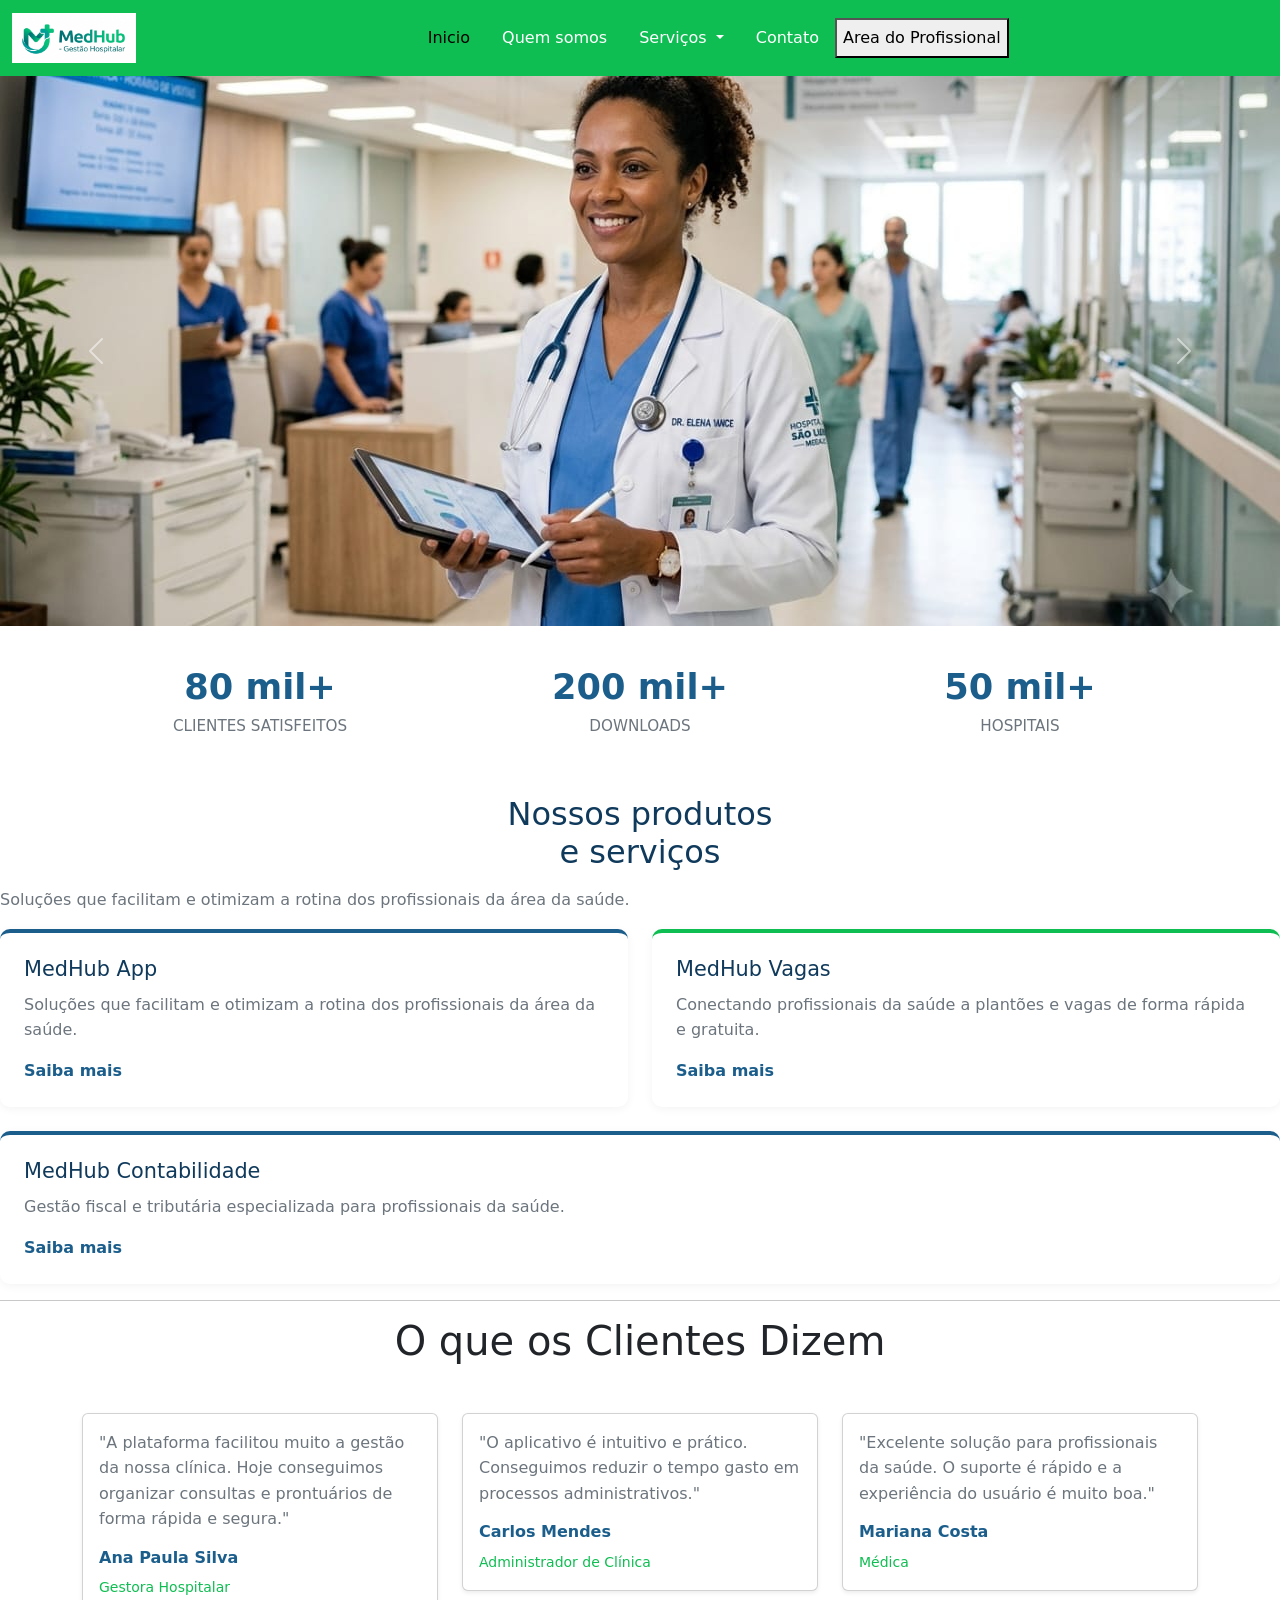
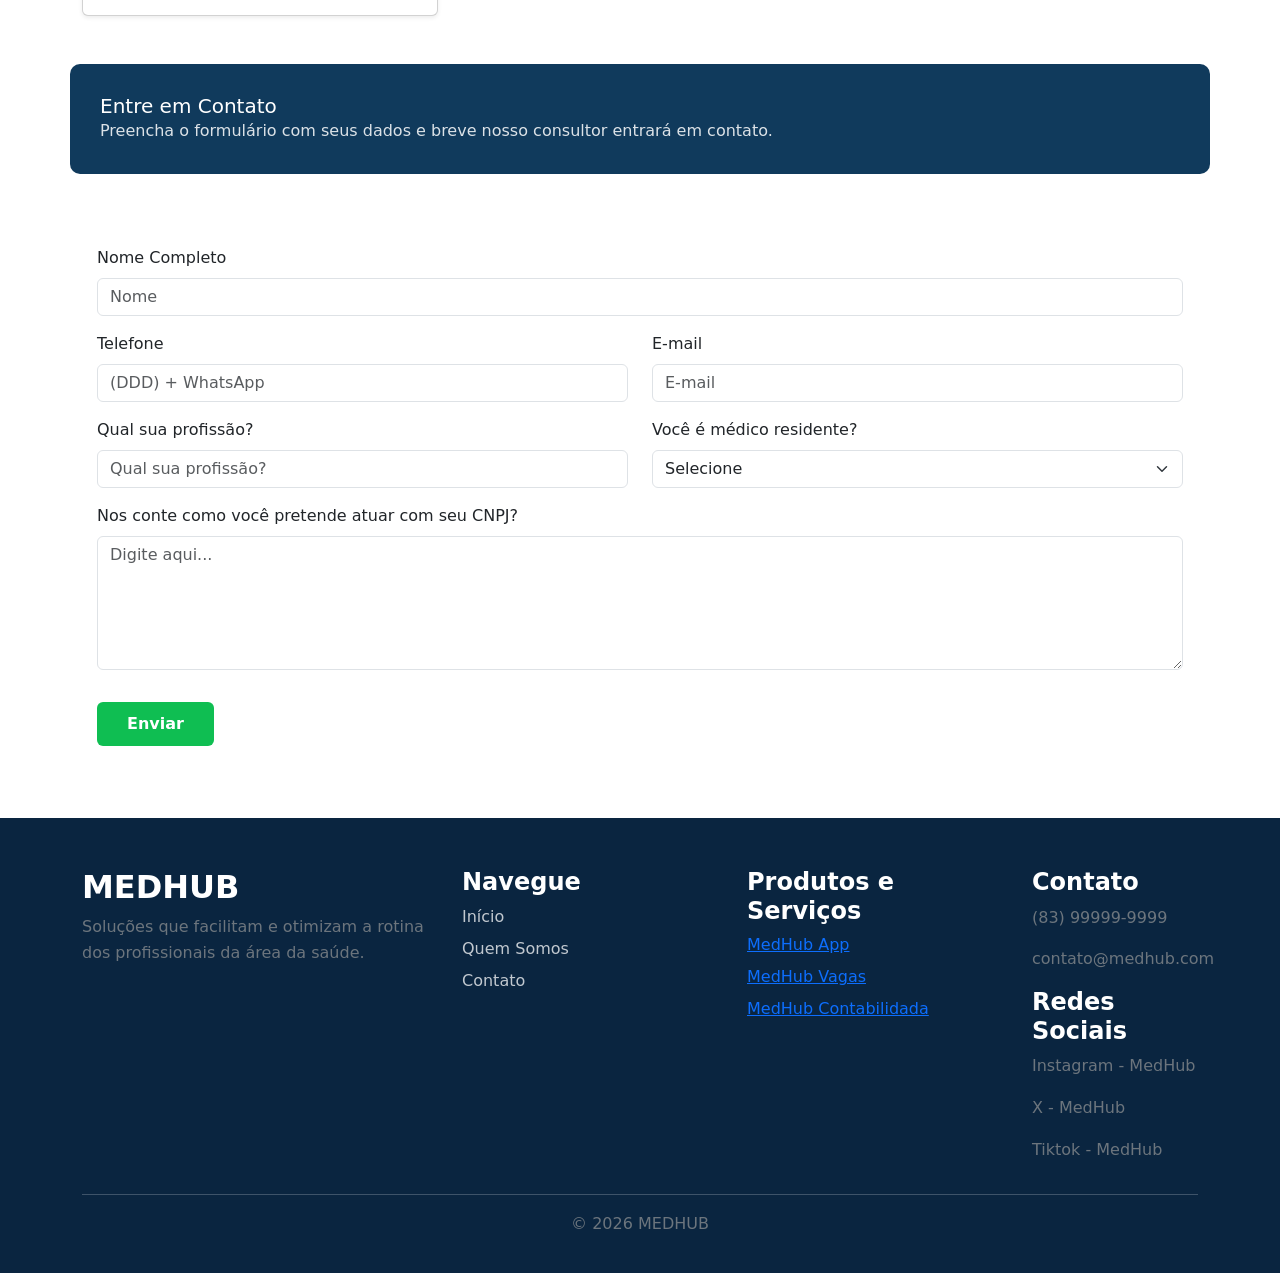
<file: projeto-webfront-segundaFase/index.html>
<!doctype html>
<html lang="pt-BR">
  <head>
    <meta charset="UTF-8" />
    <meta name="viewport" content="width=device-width, initial-scale=1.0" />
    <link rel="stylesheet" href="style.css" />
    <link
      href="https://cdn.jsdelivr.net/npm/bootstrap@5.3.8/dist/css/bootstrap.min.css"
      rel="stylesheet"
      integrity="sha384-sRIl4kxILFvY47J16cr9ZwB07vP4J8+LH7qKQnuqkuIAvNWLzeN8tE5YBujZqJLB"
      crossorigin="anonymous"
    />
    <title>Home</title>
  </head>
  <body>
    <!-- Inicio do Menu--><nav class="navbar navbar-expand-lg">
  <div class="container-fluid">
    <a class="navbar-brand"><img src="img/logotipo.png" alt=""></a>
    <button class="navbar-toggler" type="button" data-bs-toggle="collapse" data-bs-target="#navbarSupportedContent" aria-controls="navbarSupportedContent" aria-expanded="false" aria-label="Toggle navigation">
      <span class="navbar-toggler-icon"></span>
    </button>
    <div class="collapse navbar-collapse" id="navbarSupportedContent">
      <ul class="navbar-nav mx-auto mb-2 mb-lg-0">
        <li class="nav-item">
          <a class="nav-link active" aria-current="page" href="index.html">Inicio</a>
        </li>
        <li class="nav-item">
          <a class="nav-link" href="somos.html">Quem somos</a>
        </li>
        <li class="nav-item dropdown">
          <a class="nav-link dropdown-toggle" href="#" role="button" data-bs-toggle="dropdown" aria-expanded="false">
            Serviços
          </a>
          <ul class="dropdown-menu">
            <li><a class="dropdown-item" href="servicos.html">Med Hub - App</a></li>
            <li><a class="dropdown-item" href="servicos.html">Med Hub - Vagas</a></li>
            <li><a class="dropdown-item" href="servicos.html">Med Hub - Contabilidade</a></li>
          </ul>
        </li>
        <li class="nav-item">
          <a class="nav-link" aria-disabled="true" href="contato.html">Contato</a>
        </li>

         <button type="submit" class="profi-button">Area do Profissional</button>
</form>
      </ul>
    
    </div>
  </div>
</nav>
    
    <!--Final do Menu-->

    <!--Inicio do Carrossel-->
    <div
      id="carouselExampleAutoplaying"
      class="carousel slide"
      data-bs-ride="carousel"
    >
      <div class="carousel-inner">
        <div class="carousel-item active">
          <img
            src="img/medico-carrosel1.jpeg"
            class="d-block w-100"
            alt="Médico"
          />
        </div>

        <div class="carousel-item">
          <img
            src="img/medico-carrosel2.png"
            class="d-block w-100"
            alt="Hospital"
          />
        </div>

        <div class="carousel-item">
          <img
            src="img/medico-carrosel3.png"
            class="d-block w-100"
            alt="Consulta"
          />
        </div>
      </div>

      <button
        class="carousel-control-prev"
        type="button"
        data-bs-target="#carouselExampleAutoplaying"
        data-bs-slide="prev"
      >
        <span class="carousel-control-prev-icon" aria-hidden="true"></span>
        <span class="visually-hidden">Anterior</span>
      </button>

      <button
        class="carousel-control-next"
        type="button"
        data-bs-target="#carouselExampleAutoplaying"
        data-bs-slide="next"
      >
        <span class="carousel-control-next-icon" aria-hidden="true"></span>
        <span class="visually-hidden">Próximo</span>
      </button>
    </div>
    <!--Fim do Carrossel-->

    <!--Inicio do Grid-->
    <div class="container">
      <div class="row">
        <div class="col stat-card">
          <h2>80 mil+</h2>
          <p>Clientes Satisfeitos</p>
        </div>

        <div class="col stat-card">
          <h2>200 mil+</h2>
          <p>Downloads</p>
        </div>

        <div class="col stat-card">
          <h2>50 mil+</h2>
          <p>Hospitais</p>
        </div>
      </div>
    </div>
    <!--Fim do Grid-->

    <!--Inicio do card de serviços-->
    <div class="secao-servicos">

    <!-- Lado Esquerdo -->
    <div class="card-info">
        <h1>Nossos produtos<br>e serviços</h1>

        <p>
            Soluções que facilitam e otimizam a rotina dos
            profissionais da área da saúde.
        </p>
    </div>

    <!-- Lado Direito -->
    <div class="cards-servicos">

        <div class="row g-4">

            <div class="col-md-6">
                <div class="service-card card-app">
                    <h2>MedHub App</h2>
                    <p>
                        Soluções que facilitam e otimizam a rotina dos
                        profissionais da área da saúde.
                    </p>
                    <a href="#" class="btn-service">Saiba mais</a>
                </div>
            </div>

            <div class="col-md-6">
                <div class="service-card card-vagas">
                    <h2>MedHub Vagas</h2>
                    <p>
                        Conectando profissionais da saúde a plantões
                        e vagas de forma rápida e gratuita.
                    </p>
                    <a href="#" class="btn-service">Saiba mais</a>
                </div>
            </div>

            <div class="col-12">
                <div class="service-card card-contabilidade">
                    <h2>MedHub Contabilidade</h2>
                    <p>
                        Gestão fiscal e tributária especializada para
                        profissionais da saúde.
                    </p>
                    <a href="#" class="btn-service">Saiba mais</a>
                </div>
            </div>

        </div>

    </div>

</div>
    <!--Fim do Card de Serviços-->
        
</div>
    <hr />
    <!--Inicio do Card com texto do clientes-->
<h1 style="text-align: center">O que os Clientes Dizem</h1>

<div class="container my-5">
  <div class="row">

    <div class="col-md-4">
      <div class="card shadow-sm">
        <div class="card-body">
          <p class="card-text">
            "A plataforma facilitou muito a gestão da nossa clínica. Hoje conseguimos organizar consultas e prontuários de forma rápida e segura."
          </p>
          <h6 class="card-title">Ana Paula Silva</h6>
          <small class="text-muted">Gestora Hospitalar</small>
        </div>
      </div>
    </div>

    <div class="col-md-4">
      <div class="card shadow-sm">
        <div class="card-body">
          <p class="card-text">
            "O aplicativo é intuitivo e prático. Conseguimos reduzir o tempo gasto em processos administrativos."
          </p>
          <h6 class="card-title">Carlos Mendes</h6>
          <small class="text-muted">Administrador de Clínica</small>
        </div>
      </div>
    </div>

    <div class="col-md-4">
      <div class="card shadow-sm">
        <div class="card-body">
          <p class="card-text">
            "Excelente solução para profissionais da saúde. O suporte é rápido e a experiência do usuário é muito boa."
          </p>
          <h6 class="card-title">Mariana Costa</h6>
          <small class="text-muted">Médica</small>
        </div>
      </div>
    </div>

  </div>
</div>

  <!--Card de Entre em contato-->
  <div class="card-contato">
  <div class="card-body">
    <h5 class="card-title">Entre em Contato</h5>
    <p class="card-text">Preencha o formulário com seus dados e breve nosso consultor entrará em contato.</p>
  </div>
</div>

<!--Inicio do Formulario-->
<form>
  <div class="mb-3">
    <label for="nome" class="form-label">Nome Completo</label>
    <input type="text" class="form-control" id="nome" placeholder="Nome">
  </div>

  <div class="row mb-3">
    <div class="col-md-6">
      <label for="telefone" class="form-label">Telefone</label>
      <input type="tel" class="form-control" id="telefone" placeholder="(DDD) + WhatsApp">
    </div>

    <div class="col-md-6">
      <label for="email" class="form-label">E-mail</label>
      <input type="email" class="form-control" id="email" placeholder="E-mail">
    </div>
  </div>

  <div class="row mb-3">
    <div class="col-md-6">
      <label for="profissao" class="form-label">Qual sua profissão?</label>
      <input type="text" class="form-control" id="profissao" placeholder="Qual sua profissão?">
    </div>

    <div class="col-md-6">
      <label for="residente" class="form-label">Você é médico residente?</label>
      <select class="form-select" id="residente">
        <option selected disabled>Selecione</option>
        <option>Sim</option>
        <option>Não</option>
      </select>
    </div>
  </div>

  <div class="mb-3">
    <label for="cnpj" class="form-label">Nos conte como você pretende atuar com seu CNPJ?</label>
    <textarea class="form-control" id="cnpj" rows="5" placeholder="Digite aqui..."></textarea>
  </div>

   <a href="obrigado.html" class="btn btn-primary mt-3">Enviar</a>
</form>

<!--Fim do formulario-->

<footer class="footer">
    <div class="container">

        <div class="row">

            <!-- Logo e descrição -->
            <div class="col-md-4">
                <h2 class="logo-footer">MEDHUB</h2>

                <p>
                    Soluções que facilitam e otimizam a rotina
                    dos profissionais da área da saúde.
                </p>
            </div>

            <!-- Navegação -->
            <div class="col-md-3">
                <h4>Navegue</h4>

                <ul>
                    <li><a href="index.html">Início</a></li>
                    <li><a href="somos.html">Quem Somos</a></li>
                    <li><a href="contato.html">Contato</a></li>
                </ul>
            </div>

            <!-- Serviços -->
            <div class="col-md-3">
                <h4>Produtos e Serviços</h4>

                <ul>
                    <a href="servicos.html"><li>MedHub App</li></a>
                    <a href="servicos.html"><li>MedHub Vagas</li></a>
                    <a href="servicos.html"><li>MedHub Contabilidada</li></a>
                </ul>
            </div>

            <!-- Contato -->
            <div class="col-md-2">
                <h4>Contato</h4>

                <p>(83) 99999-9999</p>
                <p>contato@medhub.com</p>

                <h4>Redes Sociais</h4>
                <p>Instagram - MedHub</p>
                <p>X - MedHub</p>
                <p>Tiktok - MedHub</p>
            </div>

        </div>

        <hr>

        <div class="text-center">
            <p>© 2026 MEDHUB</p>
        </div>

    </div>
</footer>

    <script src="https://cdn.jsdelivr.net/npm/bootstrap@5.3.8/dist/js/bootstrap.bundle.min.js"></script>
  </body>
</html>
</file>
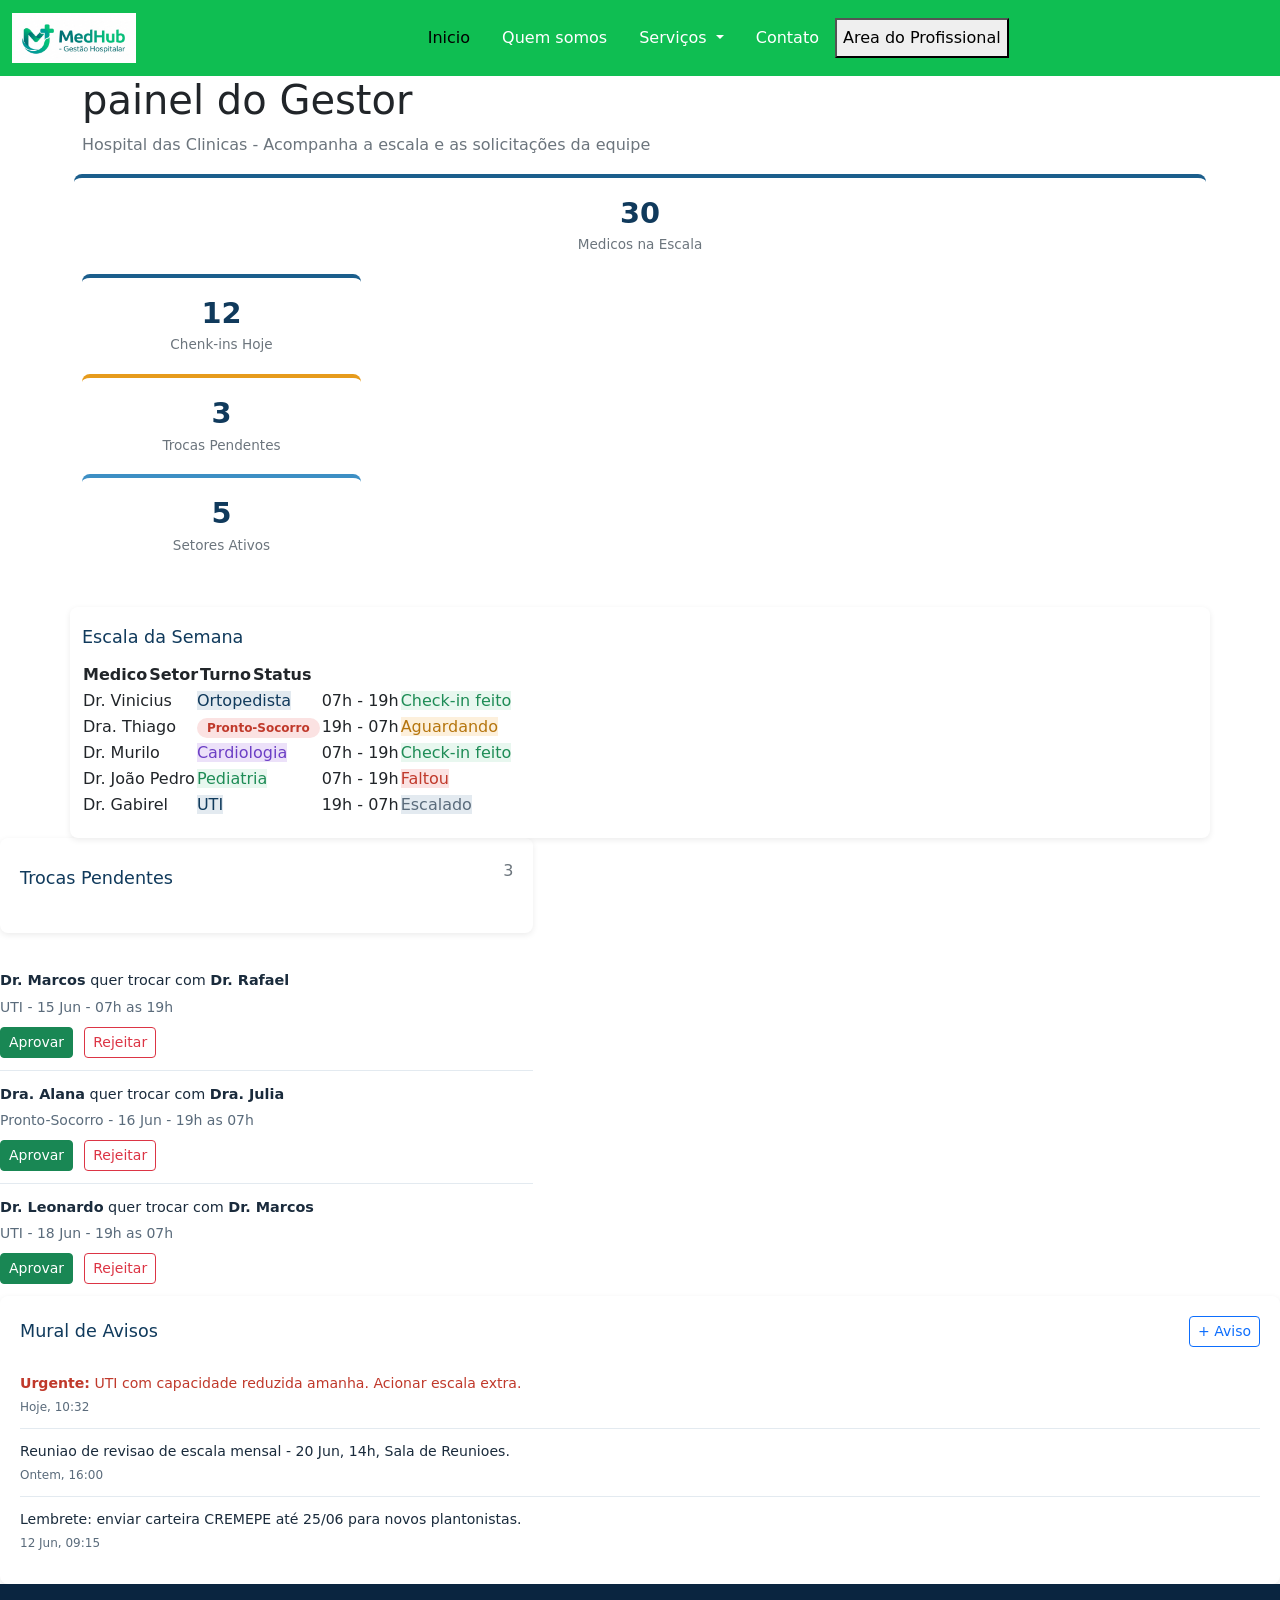
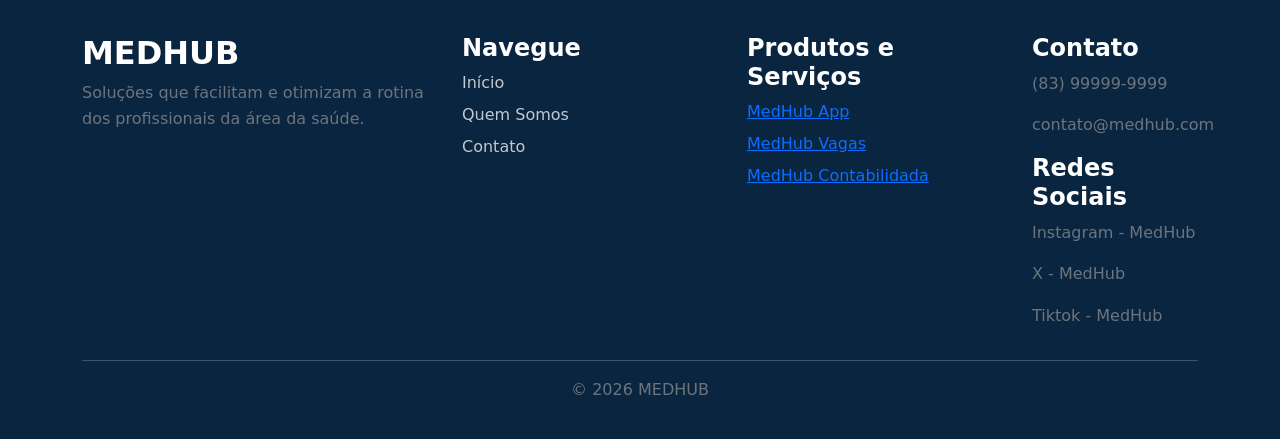
<file: projeto-webfront-segundaFase/area-profi.html>
<!doctype html>
<html lang="pt-BR">
  <head>
    <meta charset="UTF-8" />
    <meta name="viewport" content="width=device-width, initial-scale=1.0" />
    <link rel="stylesheet" href="style.css" />
    <link
      href="https://cdn.jsdelivr.net/npm/bootstrap@5.3.8/dist/css/bootstrap.min.css"
      rel="stylesheet"
      integrity="sha384-sRIl4kxILFvY47J16cr9ZwB07vP4J8+LH7qKQnuqkuIAvNWLzeN8tE5YBujZqJLB"
      crossorigin="anonymous"
    />
    <title>Home</title>
  </head>
  <body>
    <!-- Inicio do Menu-->
     <nav class="navbar navbar-expand-lg">
  <div class="container-fluid">
    <a class="navbar-brand"><img src="img/logotipo.png" alt=""></a>
    <button class="navbar-toggler" type="button" data-bs-toggle="collapse" data-bs-target="#navbarSupportedContent" aria-controls="navbarSupportedContent" aria-expanded="false" aria-label="Toggle navigation">
      <span class="navbar-toggler-icon"></span>
    </button>
    <div class="collapse navbar-collapse" id="navbarSupportedContent">
      <ul class="navbar-nav mx-auto mb-2 mb-lg-0">
        <li class="nav-item">
          <a class="nav-link active" aria-current="page" href="index.html">Inicio</a>
        </li>
        <li class="nav-item">
          <a class="nav-link" href="somos.html">Quem somos</a>
        </li>
        <li class="nav-item dropdown">
          <a class="nav-link dropdown-toggle" href="#" role="button" data-bs-toggle="dropdown" aria-expanded="false">
            Serviços
          </a>
          <ul class="dropdown-menu">
            <li><a class="dropdown-item" href="servicos.html">Med Hub - App</a></li>
            <li><a class="dropdown-item" href="servicos.html">Med Hub - Vagas</a></li>
            <li><a class="dropdown-item" href="servicos.html">Med Hub - Contabilidade</a></li>
          </ul>
        </li>
        <li class="nav-item">
          <a class="nav-link" aria-disabled="true" href="contato.html">Contato</a>
        </li>

         <button type="submit" class="profi-button">Area do Profissional</button>
</form>
      </ul>
      </div>
  </div>
</nav>

<div>
    <div class = "container">
        <h1>painel do Gestor</h1>
        <p>Hospital das Clinicas - Acompanha a escala e as solicitações da equipe</p>
    </div>
</div>

<!--Inicio dos indicadores-->

<div class="container">
    <div class="row g-3 indicadores">
        <div class="indicador-card borda azul">
            <h2>30</h2>
            <p>Medicos na Escala</p>
        </div>
    </div>



    <div class="col-6 col-md-3">
        <div class="indicador-card borda-verde">
            <h2>12</h2>
            <p>Chenk-ins Hoje</p>
        </div>
    </div>


<div class="col-6 col-md-3">
    <div class="indicador-card borda-laranja">
        <h2>3</h2>
        <p>Trocas Pendentes</p>
    </div>
</div>

<div class="col-6 col-md-3">
    <div class="indicador-card borda-azul-claro">
        <h2>5</h2>
        <p>Setores Ativos</p>
    </div> 

</div>
</div>
<!--Fim dos Indicadores -->

<!--Inicio da escala da semana e coluna lateral-->
<div class="container">
    <div class ="row g-4 mt-2">
        <div class="painel">
            <div class = "painel-cabecalho">
                <h3>Escala da Semana</h3>
            </div>

            <table class="tabela-escala">
                <tr>
                    <th>Medico</th>
                    <th>Setor</th>
                    <th>Turno</th>
                    <th>Status</th>
                </tr>
            </table>

            <table>
                 <td>Dr. Vinicius</td>
                  <td><span class=" tag-uti">Ortopedista</span></td>
                  <td>07h - 19h</td>
                  <td><span class=" status-verde">Check-in feito</span></td>
                </tr>
                <tr>
                  <td>Dra. Thiago</td>
                  <td><span class="tag tag-ps">Pronto-Socorro</span></td>
                  <td>19h - 07h</td>
                  <td><span class=" status-laranja">Aguardando</span></td>
                </tr>
                <tr>
                  <td>Dr. Murilo</td>
                  <td><span class="tag-card">Cardiologia</span></td>
                  <td>07h - 19h</td>
                  <td><span class="status-verde">Check-in feito</span></td>
                </tr>
                <tr>
                  <td>Dr. João Pedro</td>
                  <td><span class="tag-ped">Pediatria</span></td>
                  <td>07h - 19h</td>
                  <td><span class=" status-vermelho">Faltou</span></td>
                </tr>
                <tr>
                  <td>Dr. Gabirel</td>
                  <td><span class="tag-uti">UTI</span></td>
                  <td>19h - 07h</td>
                  <td><span class="status-cinza">Escalado</span></td>
            </table>
        </div>
    </div>
</div>

<div class="col-lg-5">

    <!--Trocas pendentes-->
    <div class="painel mb-4">
        <div class="painel-cabecalho">
            <h3>Trocas Pendentes</h3>
            <p>3</p>
        </div>
    </div>

     <div class="troca">
              <p><strong>Dr. Marcos</strong> quer trocar com <strong>Dr. Rafael</strong></p>
              <small>UTI - 15 Jun - 07h as 19h</small>
              <div class="troca-botoes">
                <button class="btn btn-sm btn-success">Aprovar</button>
                <button class="btn btn-sm btn-outline-danger">Rejeitar</button>
              </div>
            </div>
 
            <div class="troca">
              <p><strong>Dra. Alana</strong> quer trocar com <strong>Dra. Julia</strong></p>
              <small>Pronto-Socorro - 16 Jun - 19h as 07h</small>
              <div class="troca-botoes">
                <button class="btn btn-sm btn-success">Aprovar</button>
                <button class="btn btn-sm btn-outline-danger">Rejeitar</button>
              </div>
            </div>
 
            <div class="troca">
              <p><strong>Dr. Leonardo</strong> quer trocar com <strong>Dr. Marcos</strong></p>
              <small>UTI - 18 Jun - 19h as 07h</small>
              <div class="troca-botoes">
                <button class="btn btn-sm btn-success">Aprovar</button>
                <button class="btn btn-sm btn-outline-danger">Rejeitar</button>
              </div>
            </div>
          </div>

            <div class="painel">
            <div class="painel-cabecalho">
              <h3>Mural de Avisos</h3>
              <a href="#" class="btn btn-sm btn-outline-primary">+ Aviso</a>
            </div>
 
            <div class="aviso aviso-urgente">
              <strong>Urgente:</strong> UTI com capacidade reduzida amanha. Acionar escala extra.
              <div class="aviso-data">Hoje, 10:32</div>
            </div>
 
            <div class="aviso">
              Reuniao de revisao de escala mensal - 20 Jun, 14h, Sala de Reunioes.
              <div class="aviso-data">Ontem, 16:00</div>
            </div>
 
            <div class="aviso">
              Lembrete: enviar carteira CREMEPE até 25/06 para novos plantonistas.
              <div class="aviso-data">12 Jun, 09:15</div>
            </div>
          </div>
 
        </div>
      </div>
    </div>

    <footer class="footer">
    <div class="container">

        <div class="row">

            <!-- Logo e descrição -->
            <div class="col-md-4">
                <h2 class="logo-footer">MEDHUB</h2>

                <p>
                    Soluções que facilitam e otimizam a rotina
                    dos profissionais da área da saúde.
                </p>
            </div>

            <!-- Navegação -->
            <div class="col-md-3">
                <h4>Navegue</h4>

                <ul>
                    <li><a href="index.html">Início</a></li>
                    <li><a href="somos.html">Quem Somos</a></li>
                    <li><a href="contato.html">Contato</a></li>
                </ul>
            </div>

            <!-- Serviços -->
            <div class="col-md-3">
                <h4>Produtos e Serviços</h4>

                <ul>
                    <a href="servicos.html"><li>MedHub App</li></a>
                    <a href="servicos.html"><li>MedHub Vagas</li></a>
                    <a href="servicos.html"><li>MedHub Contabilidada</li></a>
                </ul>
            </div>

            <!-- Contato -->
            <div class="col-md-2">
                <h4>Contato</h4>

                <p>(83) 99999-9999</p>
                <p>contato@medhub.com</p>

                <h4>Redes Sociais</h4>
                <p>Instagram - MedHub</p>
                <p>X - MedHub</p>
                <p>Tiktok - MedHub</p>
            </div>

        </div>

        <hr>

        <div class="text-center">
            <p>© 2026 MEDHUB</p>
        </div>

    </div>
</footer>

    <script src="https://cdn.jsdelivr.net/npm/bootstrap@5.3.8/dist/js/bootstrap.bundle.min.js"></script>
  </body>
</html>


</div>
    
</body>
</html>
</file>
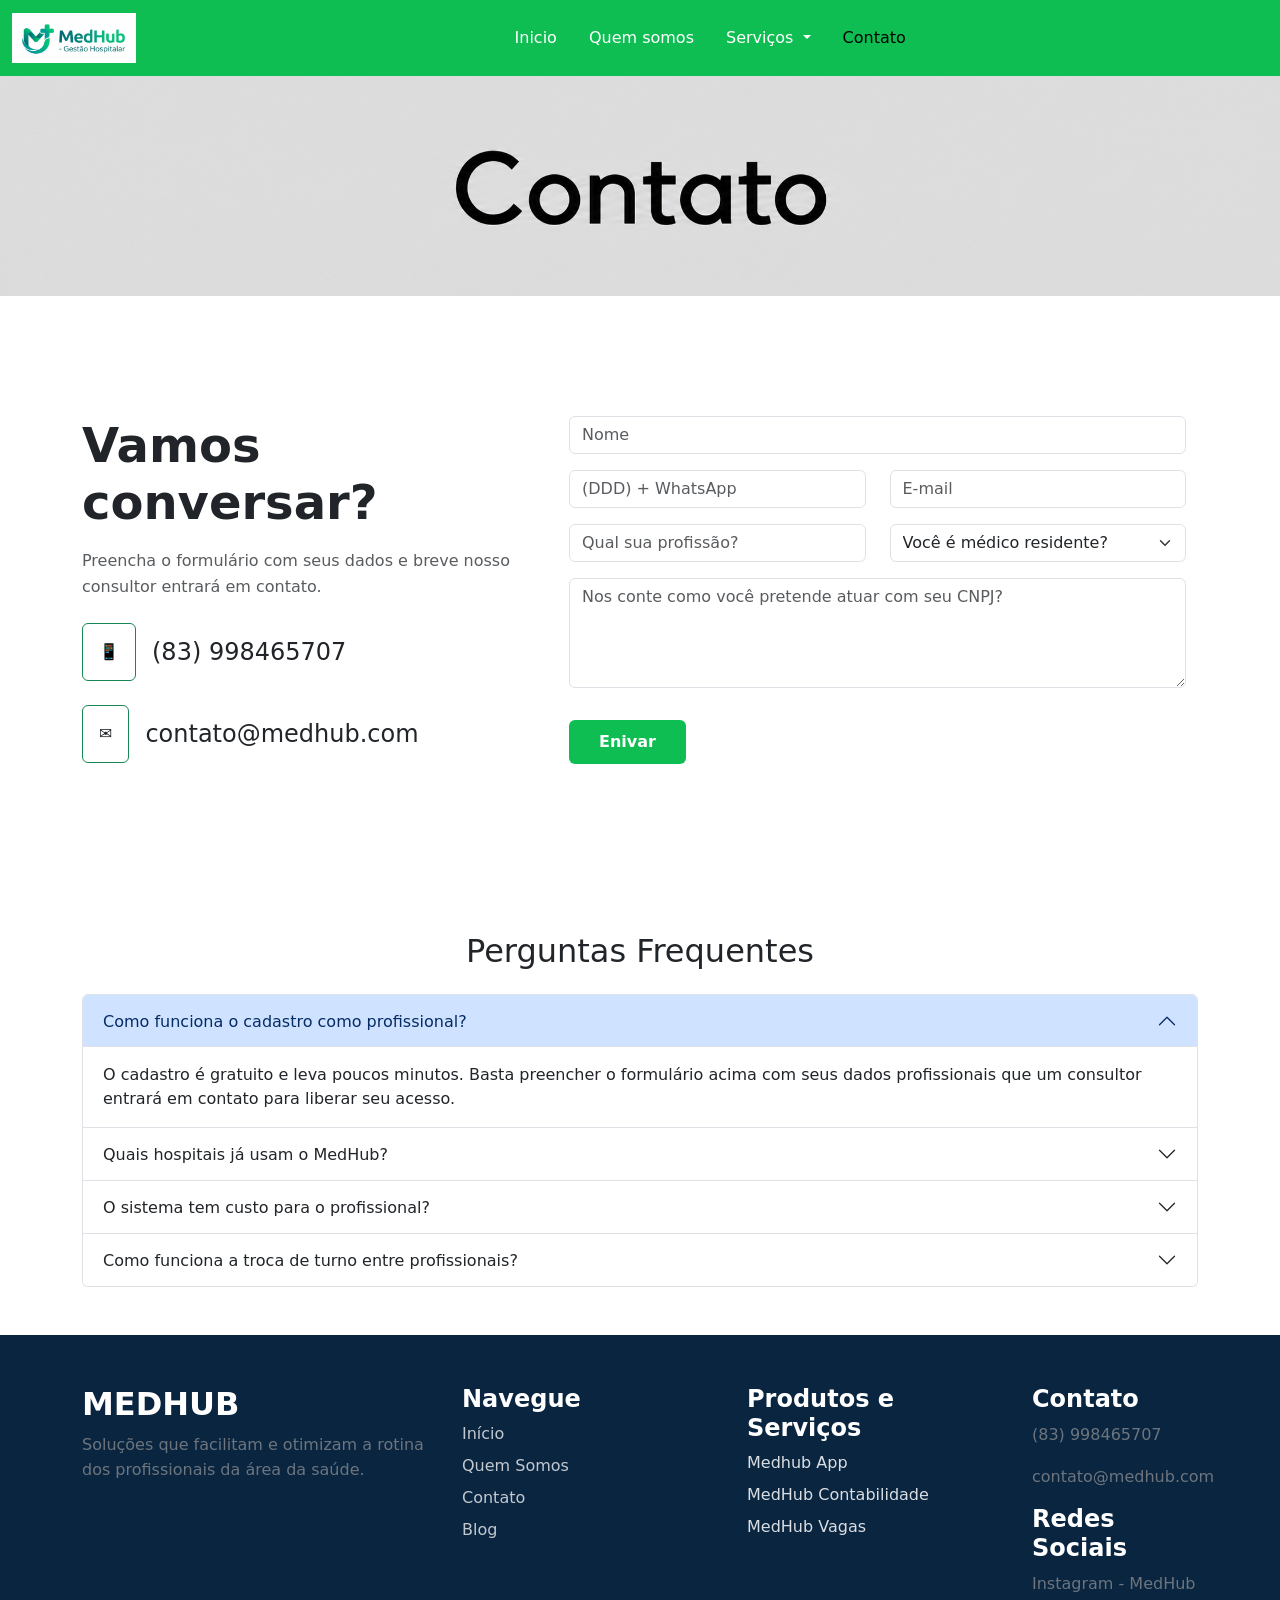
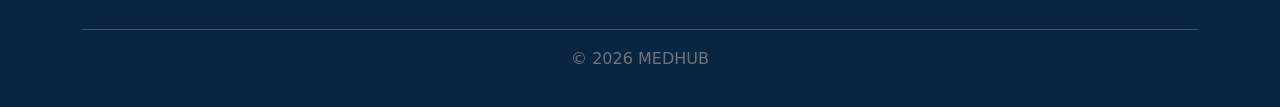
<file: projeto-webfront-segundaFase/contato.html>
<!doctype html>
<html lang="pt-BR">
  <head>
    <meta charset="UTF-8" />
    <meta name="viewport" content="width=device-width, initial-scale=1.0" />
    <link rel="stylesheet" href="style.css" />
    <link
      href="https://cdn.jsdelivr.net/npm/bootstrap@5.3.8/dist/css/bootstrap.min.css"
      rel="stylesheet"
      integrity="sha384-sRIl4kxILFvY47J16cr9ZwB07vP4J8+LH7qKQnuqkuIAvNWLzeN8tE5YBujZqJLB"
      crossorigin="anonymous"
    />
    <title>Contato - MedHub</title>
  </head>
  <body>

    <!-- Inicio do Menu -->
    <nav class="navbar navbar-expand-lg">
      <div class="container-fluid">
        <a class="navbar-brand"><img src="img/logotipo.png" alt=""></a>
        <button class="navbar-toggler" type="button" data-bs-toggle="collapse" data-bs-target="#navbarSupportedContent" aria-controls="navbarSupportedContent" aria-expanded="false" aria-label="Toggle navigation">
          <span class="navbar-toggler-icon"></span>
        </button>
        <div class="collapse navbar-collapse" id="navbarSupportedContent">
          <ul class="navbar-nav mx-auto mb-2 mb-lg-0">
            <li class="nav-item">
              <a class="nav-link" href="index.html">Inicio</a>
            </li>
            <li class="nav-item">
              <a class="nav-link" aria-current="page" href="somos.html">Quem somos</a>
            </li>
            <li class="nav-item dropdown">
              <a class="nav-link dropdown-toggle" href="#" role="button" data-bs-toggle="dropdown" aria-expanded="false">
                Serviços
              </a>
              <ul class="dropdown-menu">
                <li><a class="dropdown-item" href="#">Med Hub - App</a></li>
                <li><a class="dropdown-item" href="#">Med Hub - Vagas</a></li>
                <li><hr class="dropdown-divider"></li>
                <li><a class="dropdown-item" href="#">Med Hub - Contabilidade</a></li>
              </ul>
            </li>
            <li class="nav-item">
              <a class="nav-link active" aria-disabled="true" href="contato.html">Contato</a>
            </li>
          </ul>
        </div>
      </div>
    </nav>
    <!-- Final do Menu -->

    <!-- Frase Contato -->


<img src="img/contato.png"
     class="img-fluid w-100"
     style="height:220px; object-fit:cover;">

<!-- Final da frase Contato -->


<!-- Inicio formulario -->

<section class="container py-5">
    <div class="row align-items-center">

        <!-- Lado esquerdo (frase e bordas com emoji) -->
        <div class="col-lg-5 mb-5 mb-lg-0">

            <h1 class="fw-bold display-5">Vamos conversar?</h1>

            <p class="text-muted mt-3">
                Preencha o formulário com seus dados e breve nosso consultor entrará em contato.
            </p>
                <!-- borda -->
            <div class="d-flex align-items-center mt-4">
                <div class="border border-success rounded p-3 me-3">
                    📱
                </div>
                 
                <h4 class="mb-0">(83) 998465707</h4>
            </div>
                <!-- borda -->
            <div class="d-flex align-items-center mt-4">
                <div class="border border-success rounded p-3 me-3">
                    ✉️
                </div>
                <!-- frase naa mesma linha do emoji -->
                <h4 class="mb-0">contato@medhub.com</h4>
            </div>

        </div>

        <!-- Lado direito  (formulario) -->
        <div class="col-lg-7">

            <form>

                <input type="text" class="form-control mb-3" placeholder="Nome">

                <div class="row">
                    <div class="col-md-6 mb-3">
                        <input type="text" class="form-control" placeholder="(DDD) + WhatsApp">
                    </div>

                    <div class="col-md-6 mb-3">
                        <input type="email" class="form-control" placeholder="E-mail">
                    </div>
                </div>

                <div class="row">
                    <div class="col-md-6 mb-3">
                        <input type="text" class="form-control" placeholder="Qual sua profissão?">
                    </div>

                    <div class="col-md-6 mb-3">
                        <select class="form-select">
                            <option>Você é médico residente?</option>
                            <option>Sim</option>
                            <option>Não</option>
                        </select>
                    </div>
                </div>

                <textarea class="form-control mb-3" rows="4"
                    placeholder="Nos conte como você pretende atuar com seu CNPJ?"></textarea>

                 <a href="obrigado.html" class="btn btn-primary mt-3">Enivar</a>

            </form>

        </div>

    </div>
</section>

<!-- Fim formulario -->

<!--Inicio FAQ-->
 
<section class="container py-5">
 
    <h2 class="text-center mb-4">Perguntas Frequentes</h2>
 
    <div class="accordion" id="accordionFaq">
 
        <div class="accordion-item">
            <h3 class="accordion-header">
                <button class="accordion-button" type="button" data-bs-toggle="collapse" data-bs-target="#faq1">
                    Como funciona o cadastro como profissional?
                </button>
            </h3>
            <div id="faq1" class="accordion-collapse collapse show" data-bs-parent="#accordionFaq">
                <div class="accordion-body">
                    O cadastro é gratuito e leva poucos minutos. Basta preencher o formulário acima
                    com seus dados profissionais que um consultor entrará em contato para liberar seu acesso.
                </div>
            </div>
        </div>
 
        <div class="accordion-item">
            <h3 class="accordion-header">
                <button class="accordion-button collapsed" type="button" data-bs-toggle="collapse" data-bs-target="#faq2">
                    Quais hospitais já usam o MedHub?
                </button>
            </h3>
            <div id="faq2" class="accordion-collapse collapse" data-bs-parent="#accordionFaq">
                <div class="accordion-body">
                    O MedHub já está presente em mais de 50 mil hospitais e clínicas parceiras
                    em todo o Brasil, conectando profissionais e instituições da área da saúde.
                </div>
            </div>
        </div>
 
        <div class="accordion-item">
            <h3 class="accordion-header">
                <button class="accordion-button collapsed" type="button" data-bs-toggle="collapse" data-bs-target="#faq3">
                    O sistema tem custo para o profissional?
                </button>
            </h3>
            <div id="faq3" class="accordion-collapse collapse" data-bs-parent="#accordionFaq">
                <div class="accordion-body">
                    Não. O acesso para profissionais de saúde é totalmente gratuito.
                    Os planos pagos do MedHub são voltados para a gestão das instituições.
                </div>
            </div>
        </div>
 
        <div class="accordion-item">
            <h3 class="accordion-header">
                <button class="accordion-button collapsed" type="button" data-bs-toggle="collapse" data-bs-target="#faq4">
                    Como funciona a troca de turno entre profissionais?
                </button>
            </h3>
            <div id="faq4" class="accordion-collapse collapse" data-bs-parent="#accordionFaq">
                <div class="accordion-body">
                    Direto no painel do profissional, você escolhe o plantão que deseja repassar
                    e seleciona um colega disponível. A solicitação é enviada para aprovação do
                    gestor responsável pelo setor.
                </div>
            </div>
        </div>
 
    </div>
 
</section>
 
<!--Fim do FAQ-->


<!-- inicio rodape site -->

    <footer class="footer">
      <div class="container">
        <div class="row">

          <!-- Logo e descrição -->
          <div class="col-md-4">
            <h2 class="logo-footer">MEDHUB</h2>
            <p>Soluções que facilitam e otimizam a rotina dos profissionais da área da saúde.</p>
          </div>

          <!-- Navegação -->
          <div class="col-md-3">
            <h4>Navegue</h4>
            <ul>
              <li><a href="index.html">Início</a></li>
              <li><a href="somos.html">Quem Somos</a></li>
              <li><a href="#">Contato</a></li>
              <li><a href="#">Blog</a></li>
            </ul>
          </div>

          <!-- Serviços -->
          <div class="col-md-3">
            <h4>Produtos e Serviços</h4>
            <ul>
              <li>Medhub App</li>
              <li>MedHub Contabilidade</li>
              <li>MedHub Vagas</li>
            </ul>
          </div>

          <!-- Contato -->
          <div class="col-md-2">
            <h4>Contato</h4>
            <p>(83) 998465707</p>
            <p>contato@medhub.com</p>
            <h4>Redes Sociais</h4>
            <p>Instagram - MedHub</p>
          </div>

        </div>

        <hr>

        <div class="text-center">
          <p>© 2026 MEDHUB</p>
        </div>

      </div>
    </footer>

    <script src="https://cdn.jsdelivr.net/npm/bootstrap@5.3.8/dist/js/bootstrap.bundle.min.js"></script>
  </body>
</html>
</file>
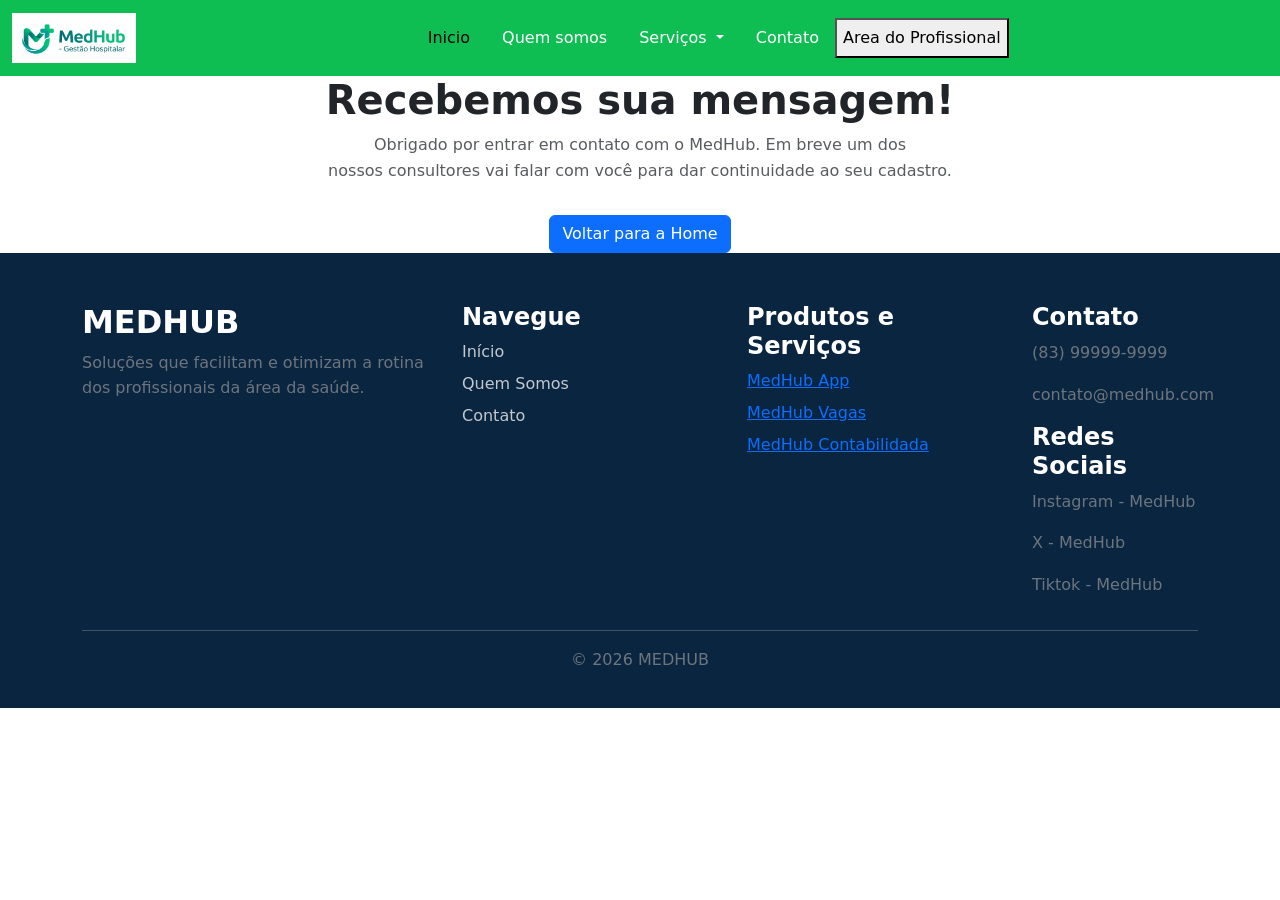
<file: projeto-webfront-segundaFase/obrigado.html>
<!DOCTYPE html>
<html lang="en">
<head>
    <meta charset="UTF-8">
    <meta name="viewport" content="width=device-width, initial-scale=1.0">
     <link rel="stylesheet" href="style.css" />
    <link
      href="https://cdn.jsdelivr.net/npm/bootstrap@5.3.8/dist/css/bootstrap.min.css"
      rel="stylesheet"
      integrity="sha384-sRIl4kxILFvY47J16cr9ZwB07vP4J8+LH7qKQnuqkuIAvNWLzeN8tE5YBujZqJLB"
      crossorigin="anonymous"
    />
    <title>Document</title>
</head>
<body>
     <!--Inicio do Menu-->
     <nav class="navbar navbar-expand-lg">
  <div class="container-fluid">
    <a class="navbar-brand"><img src="img/logotipo.png" alt=""></a>
    <button class="navbar-toggler" type="button" data-bs-toggle="collapse" data-bs-target="#navbarSupportedContent" aria-controls="navbarSupportedContent" aria-expanded="false" aria-label="Toggle navigation">
      <span class="navbar-toggler-icon"></span>
    </button>
    <div class="collapse navbar-collapse" id="navbarSupportedContent">
      <ul class="navbar-nav mx-auto mb-2 mb-lg-0">
        <li class="nav-item">
          <a class="nav-link active" aria-current="page" href="index.html">Inicio</a>
        </li>
        <li class="nav-item">
          <a class="nav-link" href="somos.html">Quem somos</a>
        </li>
        <li class="nav-item dropdown">
          <a class="nav-link dropdown-toggle" href="#" role="button" data-bs-toggle="dropdown" aria-expanded="false">
            Serviços
          </a>
          <ul class="dropdown-menu">
            <li><a class="dropdown-item" href="servicos.html">Med Hub - App</a></li>
            <li><a class="dropdown-item" href="servicos.html">Med Hub - Vagas</a></li>
            <li><a class="dropdown-item" href="servicos.html">Med Hub - Contabilidade</a></li>
          </ul>
        </li>
        <li class="nav-item">
          <a class="nav-link" aria-disabled="true" href="contato.html">Contato</a>
        </li>

         <button type="submit" class="profi-button">Area do Profissional</button>
</form>
      </ul>
    
    </div>
  </div>
</nav>
     <!--Fim do Menu-->
     <section class="secao-obrigado">
      <div class="container text-center">
 
        <h1 class="fw-bold">Recebemos sua mensagem!</h1>
 
        <p class="text-muted">
          Obrigado por entrar em contato com o MedHub. Em breve um dos<br>
          nossos consultores vai falar com você para dar continuidade ao seu cadastro.
        </p>
 
        <a href="index.html" class="btn btn-primary mt-3">Voltar para a Home</a>
 
      </div>
    </section>

     <!--Inicio Footer-->
     <footer class="footer">
    <div class="container">

        <div class="row">

            <!-- Logo e descrição -->
            <div class="col-md-4">
                <h2 class="logo-footer">MEDHUB</h2>

                <p>
                    Soluções que facilitam e otimizam a rotina
                    dos profissionais da área da saúde.
                </p>
            </div>

            <!-- Navegação -->
            <div class="col-md-3">
                <h4>Navegue</h4>

                <ul>
                    <li><a href="index.html">Início</a></li>
                    <li><a href="somos.html">Quem Somos</a></li>
                    <li><a href="contato.html">Contato</a></li>
                </ul>
            </div>

            <!-- Serviços -->
            <div class="col-md-3">
                <h4>Produtos e Serviços</h4>

                <ul>
                    <a href="servicos.html"><li>MedHub App</li></a>
                    <a href="servicos.html"><li>MedHub Vagas</li></a>
                    <a href="servicos.html"><li>MedHub Contabilidada</li></a>
                </ul>
            </div>

            <!-- Contato -->
            <div class="col-md-2">
                <h4>Contato</h4>

                <p>(83) 99999-9999</p>
                <p>contato@medhub.com</p>

                <h4>Redes Sociais</h4>
                <p>Instagram - MedHub</p>
                <p>X - MedHub</p>
                <p>Tiktok - MedHub</p>
            </div>

        </div>

        <hr>

        <div class="text-center">
            <p>© 2026 MEDHUB</p>
        </div>

    </div>
</footer>

    <script src="https://cdn.jsdelivr.net/npm/bootstrap@5.3.8/dist/js/bootstrap.bundle.min.js"></script>
     <!--Fim do Footer-->
    
</body>
</html>
</file>
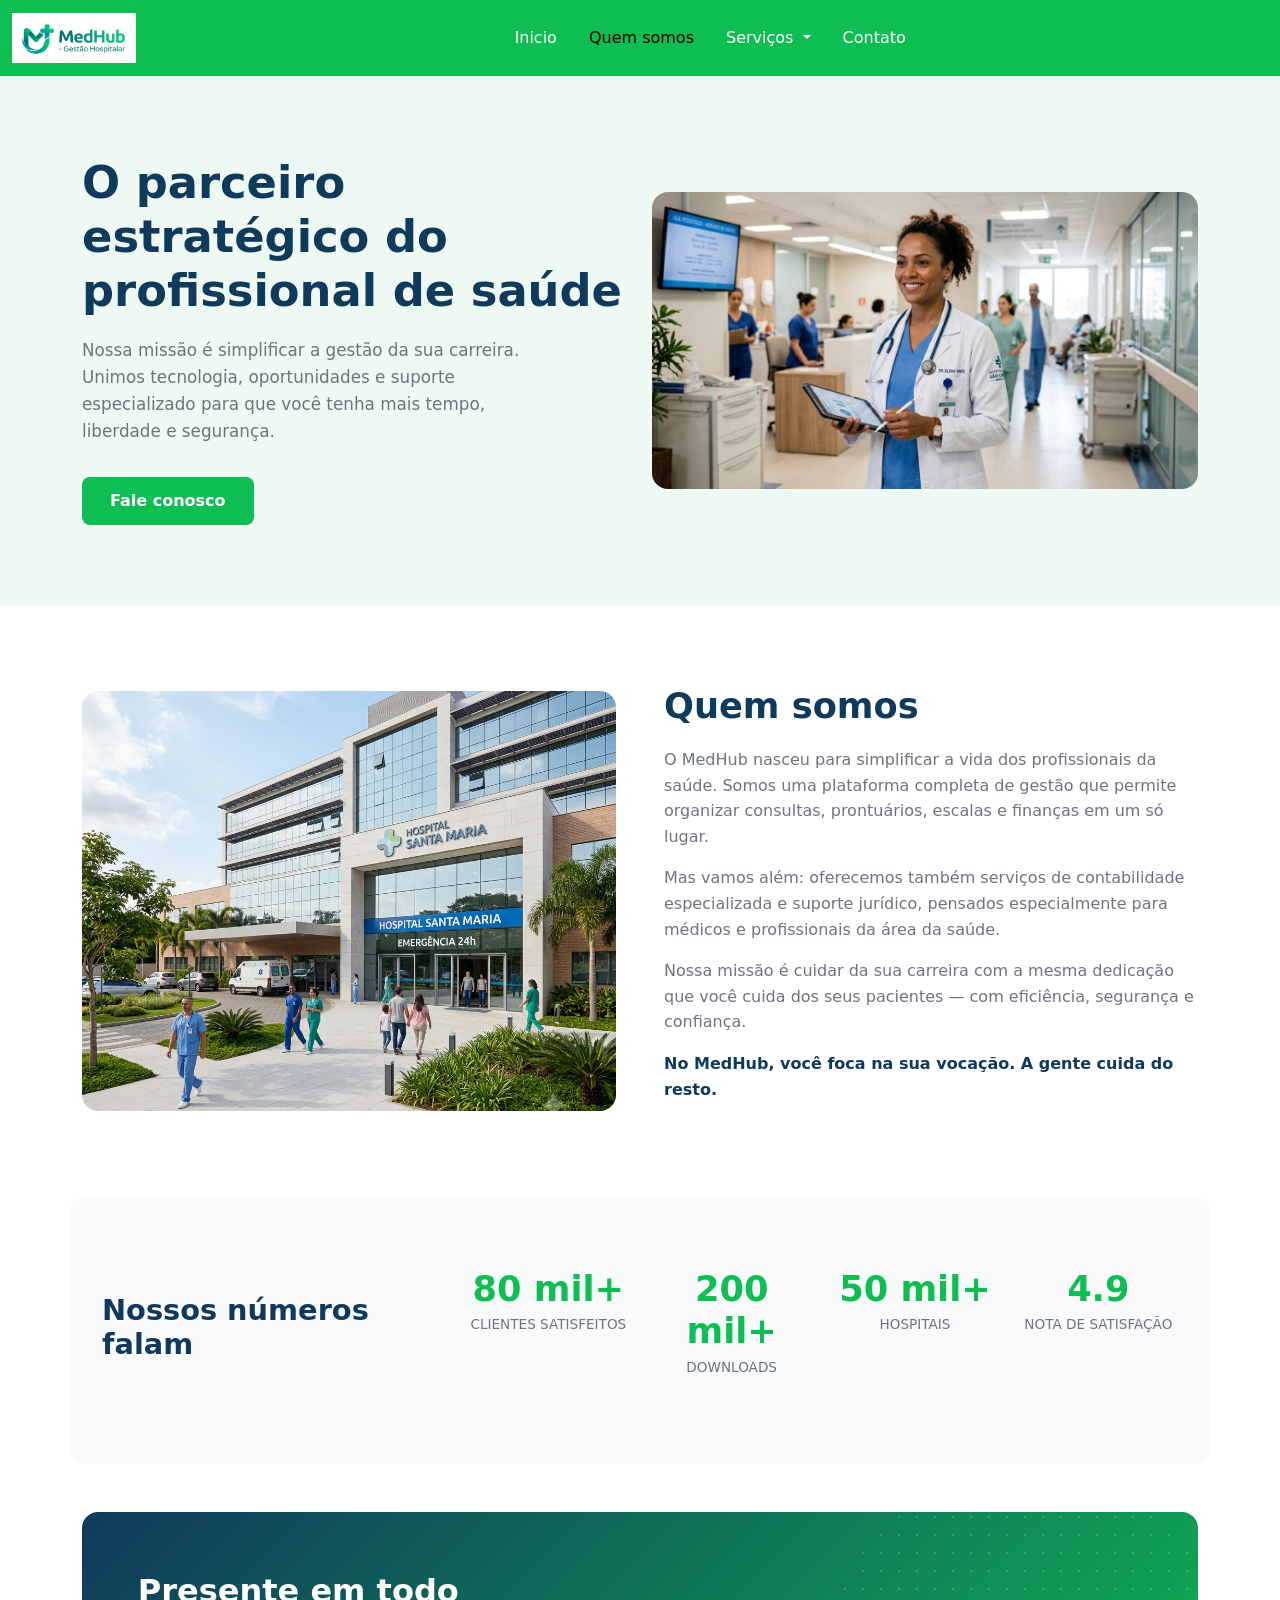
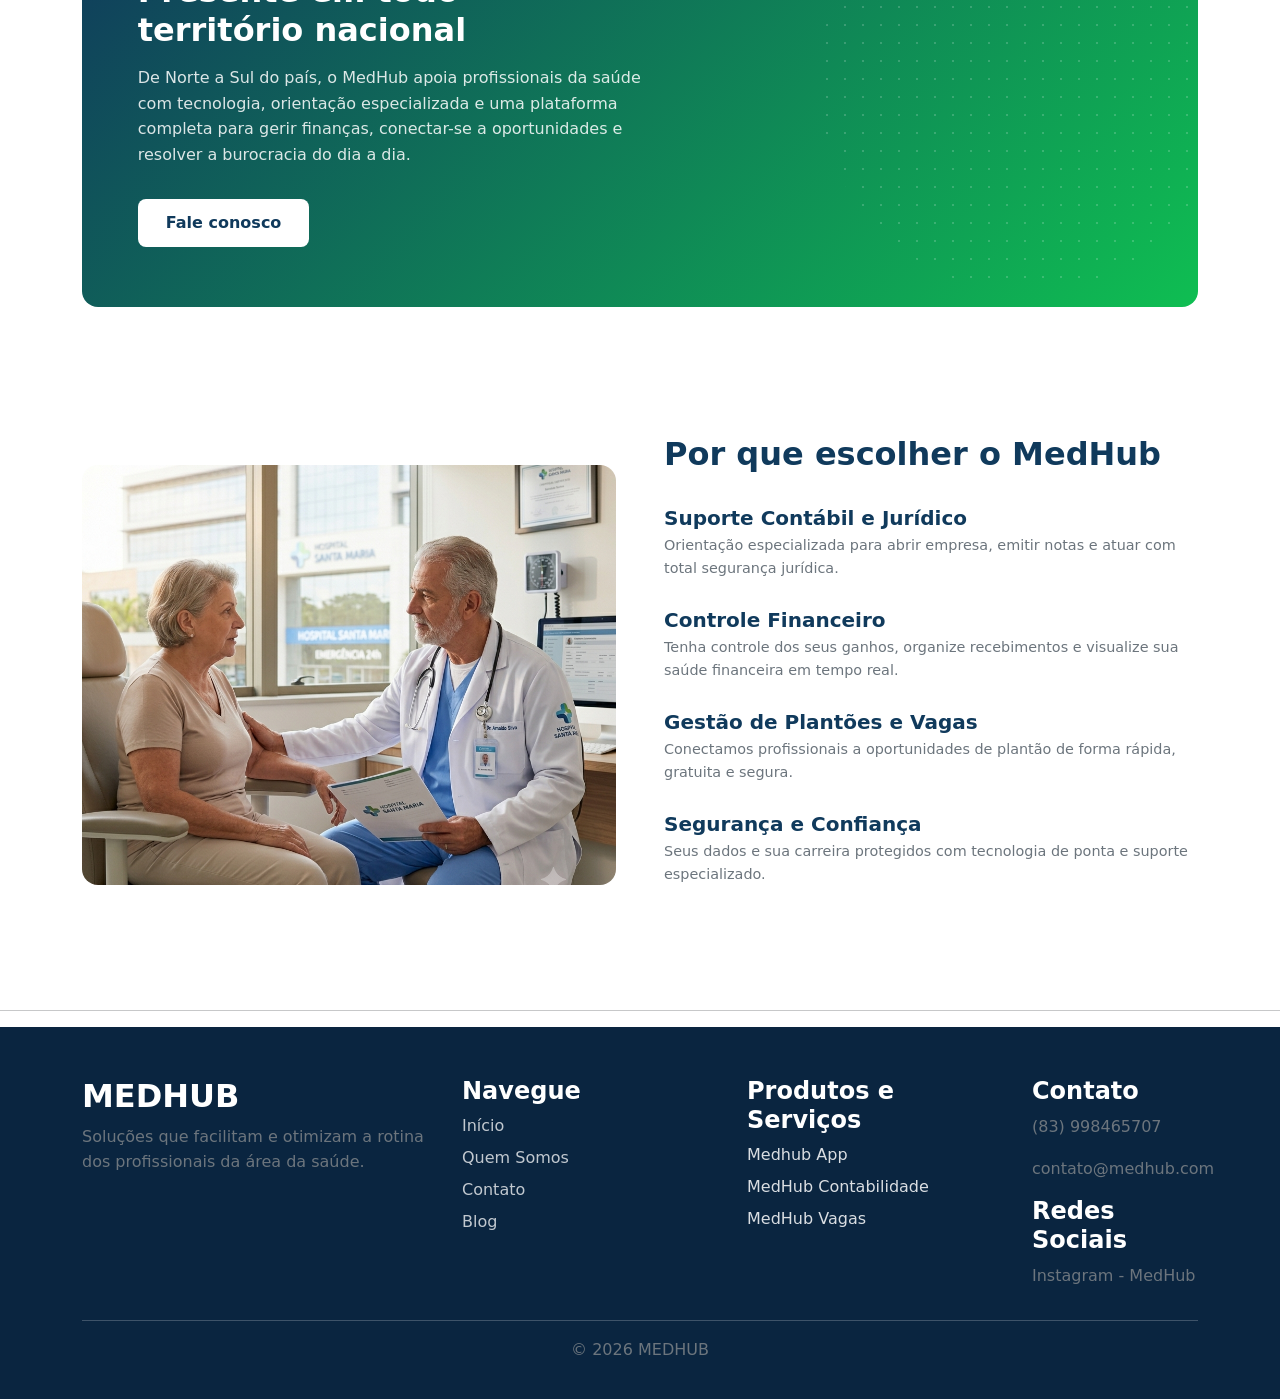
<file: projeto-webfront-segundaFase/somos.html>
<!doctype html>
<html lang="pt-BR">
  <head>
    <meta charset="UTF-8" />
    <meta name="viewport" content="width=device-width, initial-scale=1.0" />
    <link rel="stylesheet" href="style.css" />
    <link
      href="https://cdn.jsdelivr.net/npm/bootstrap@5.3.8/dist/css/bootstrap.min.css"
      rel="stylesheet"
      integrity="sha384-sRIl4kxILFvY47J16cr9ZwB07vP4J8+LH7qKQnuqkuIAvNWLzeN8tE5YBujZqJLB"
      crossorigin="anonymous"
    />
    <title>Quem Somos - MedHub</title>
  </head>
  <body>

    <!-- Inicio do Menu -->
    <nav class="navbar navbar-expand-lg">
      <div class="container-fluid">
        <a class="navbar-brand"><img src="img/logotipo.png" alt=""></a>
        <button class="navbar-toggler" type="button" data-bs-toggle="collapse" data-bs-target="#navbarSupportedContent" aria-controls="navbarSupportedContent" aria-expanded="false" aria-label="Toggle navigation">
          <span class="navbar-toggler-icon"></span>
        </button>
        <div class="collapse navbar-collapse" id="navbarSupportedContent">
          <ul class="navbar-nav mx-auto mb-2 mb-lg-0">
            <li class="nav-item">
              <a class="nav-link" href="index.html">Inicio</a>
            </li>
            <li class="nav-item">
              <a class="nav-link active" aria-current="page" href="somos.html">Quem somos</a>
            </li>
            <li class="nav-item dropdown">
              <a class="nav-link dropdown-toggle" href="#" role="button" data-bs-toggle="dropdown" aria-expanded="false">
                Serviços
              </a>
              <ul class="dropdown-menu">
                <li><a class="dropdown-item" href="#">Med Hub - App</a></li>
                <li><a class="dropdown-item" href="#">Med Hub - Vagas</a></li>
                <li><hr class="dropdown-divider"></li>
                <li><a class="dropdown-item" href="#">Med Hub - Contabilidade</a></li>
              </ul>
            </li>
            <li class="nav-item">
              <a class="nav-link" aria-disabled="true" href="contato.html">Contato</a>
            </li>
          </ul>
        </div>
      </div>
    </nav>
    <!-- Final do Menu -->

    <!-- Inicio Hero Quem Somos -->
    <section class="hero-somos">
      <div class="container">
        <div class="row align-items-center">
          <div class="col-lg-6">
            <h1>O parceiro estratégico do profissional de saúde</h1>
            <p>Nossa missão é simplificar a gestão da sua carreira. Unimos tecnologia, oportunidades e suporte especializado para que você tenha mais tempo, liberdade e segurança.</p>
            <a href="#" class="btn-hero">Fale conosco</a>
          </div>
          <div class="col-lg-6">
            <img src="img/medico-carrosel1.jpeg" alt="Profissional de saúde" class="hero-somos-img">
          </div>
        </div>
      </div>
    </section>
    <!-- Fim Hero Quem Somos -->

    <!-- Inicio Quem Somos -->
    <section class="secao-quem-somos">
      <div class="container">
        <div class="row align-items-center g-5">
          <div class="col-lg-6">
            <img src="img/medico-carrosel2.png" alt="Médico usando o MedHub" class="img-secao">
          </div>
          <div class="col-lg-6">
            <h2>Quem somos</h2>
            <p>O MedHub nasceu para simplificar a vida dos profissionais da saúde. Somos uma plataforma completa de gestão que permite organizar consultas, prontuários, escalas e finanças em um só lugar.</p>
            <p>Mas vamos além: oferecemos também serviços de contabilidade especializada e suporte jurídico, pensados especialmente para médicos e profissionais da área da saúde.</p>
            <p>Nossa missão é cuidar da sua carreira com a mesma dedicação que você cuida dos seus pacientes — com eficiência, segurança e confiança.</p>
            <p class="texto-destaque">No MedHub, você foca na sua vocação. A gente cuida do resto.</p>
          </div>
        </div>
      </div>
    </section>
    <!-- Fim Quem Somos -->

    <!-- Inicio Números -->
    <div class="container">
      <div class="row secao-numeros align-items-center">
        <div class="col-md-4">
          <h3 class="numeros-label">Nossos números falam</h3>
        </div>
        <div class="col-md-8">
          <div class="row text-center">
            <div class="col stat-card-somos">
              <h2>80 mil+</h2>
              <p>Clientes Satisfeitos</p>
            </div>
            <div class="col stat-card-somos">
              <h2>200 mil+</h2>
              <p>Downloads</p>
            </div>
            <div class="col stat-card-somos">
              <h2>50 mil+</h2>
              <p>Hospitais</p>
            </div>
            <div class="col stat-card-somos">
              <h2>4.9</h2>
              <p>Nota de Satisfação</p>
            </div>
          </div>
        </div>
      </div>
    </div>
    <!-- Fim Números -->

    <!-- Inicio Banner CTA -->
    <div class="container my-5">
      <div class="banner-cta">
        <h2>Presente em todo território nacional</h2>
        <p>De Norte a Sul do país, o MedHub apoia profissionais da saúde com tecnologia, orientação especializada e uma plataforma completa para gerir finanças, conectar-se a oportunidades e resolver a burocracia do dia a dia.</p>
        <a href="#" class="btn-banner">Fale conosco</a>
      </div>
    </div>
    <!-- Fim Banner CTA -->

    <!-- Inicio Por que Escolher -->
    <section class="secao-diferenciais">
      <div class="container">
        <div class="row align-items-center g-5">
          <div class="col-lg-6">
            <img src="img/medico-carrosel3.png" alt="Médica MedHub" class="img-secao">
          </div>
          <div class="col-lg-6">
            <h2>Por que escolher o MedHub</h2>

            <div class="diferencial-item">
              <div>
                <h5>Suporte Contábil e Jurídico</h5>
                <p>Orientação especializada para abrir empresa, emitir notas e atuar com total segurança jurídica.</p>
              </div>
            </div>

            <div class="diferencial-item">
              <div>
                <h5>Controle Financeiro</h5>
                <p>Tenha controle dos seus ganhos, organize recebimentos e visualize sua saúde financeira em tempo real.</p>
              </div>
            </div>

            <div class="diferencial-item">
              <div>
                <h5>Gestão de Plantões e Vagas</h5>
                <p>Conectamos profissionais a oportunidades de plantão de forma rápida, gratuita e segura.</p>
              </div>
            </div>

            <div class="diferencial-item">
              <div>
                <h5>Segurança e Confiança</h5>
                <p>Seus dados e sua carreira protegidos com tecnologia de ponta e suporte especializado.</p>
              </div>
            </div>

          </div>
        </div>
      </div>
    </section>
    <!-- Fim Por que Escolher -->

    <hr />

    <footer class="footer">
      <div class="container">
        <div class="row">

          <!-- Logo e descrição -->
          <div class="col-md-4">
            <h2 class="logo-footer">MEDHUB</h2>
            <p>Soluções que facilitam e otimizam a rotina dos profissionais da área da saúde.</p>
          </div>

          <!-- Navegação -->
          <div class="col-md-3">
            <h4>Navegue</h4>
            <ul>
              <li><a href="index.html">Início</a></li>
              <li><a href="somos.html">Quem Somos</a></li>
              <li><a href="#">Contato</a></li>
              <li><a href="#">Blog</a></li>
            </ul>
          </div>

          <!-- Serviços -->
          <div class="col-md-3">
            <h4>Produtos e Serviços</h4>
            <ul>
              <li>Medhub App</li>
              <li>MedHub Contabilidade</li>
              <li>MedHub Vagas</li>
            </ul>
          </div>

          <!-- Contato -->
          <div class="col-md-2">
            <h4>Contato</h4>
            <p>(83) 998465707</p>
            <p>contato@medhub.com</p>
            <h4>Redes Sociais</h4>
            <p>Instagram - MedHub</p>
          </div>

        </div>

        <hr>

        <div class="text-center">
          <p>© 2026 MEDHUB</p>
        </div>

      </div>
    </footer>

    <script src="https://cdn.jsdelivr.net/npm/bootstrap@5.3.8/dist/js/bootstrap.bundle.min.js"></script>
  </body>
</html>
</file>
<file: projeto-webfront-segundaFase/style.css>
body {
font-family: Arial, sans-serif;
color: #212529;
margin: 0;
}

p {
color: #6c757d;
line-height: 1.6;
}

/* NAVBAR*/

.navbar {
background-color: #0fbe52;
padding: 14px;
}

.navbar-brand {
color: #ffffff ;
font-weight: bold;
font-size: 1.5rem;
}
.navbar-brand img{
  height: 50px;
}

.navbar-nav .nav-link {
color: #ffffff ;
font-weight: 500;
margin: 0 8px;
transition: 0.3s;
}

.navbar-nav .nav-link:hover {
color: #d4ffe3 ;
}

/* Dropdown */

.dropdown-menu {
border: none;
box-shadow: 0 4px 15px rgba(0, 0, 0, 0.15);
}

.dropdown-item:hover {
background-color: #e9f7ef;
color: #0fbe52;
}

/* CARROSSEL*/

.carousel-item img {
width: 100%;
height: 550px;
object-fit: cover;
}

/* ESTATÍSTICAS */

.container-stats {
display: flex;
flex-wrap: wrap;
gap: 30px;
padding: 50px;
background-color: #f8fafc;
}

.stat-card {
text-align: center;
padding: 40px 20px;
}

.stat-card h2 {
color: #1b5e8c;
font-size: 2.2rem;
font-weight: 800;
margin-bottom: 6px;
}

.stat-card p {
font-size: 0.95rem;
font-weight: 500;
text-transform: uppercase;
}

/* SERVIÇOS */

.secap-servicos {
display: flex;
flex-wrap: wrap;
gap: 40px;
padding: 50px 5%;
background-color: #f8fafc;
}

.card-info {
flex: 1 1 280px;
}

.card-info h1 {
color: #103a5c;
font-size: 2rem;
text-align: center;
margin-bottom: 16px;
}

.cards-servicos {
flex: 2 1 560px;
}

.service-card {
background-color: #ffffff;
border-radius: 10px;
padding: 24px;
height: 100%;
border-top: 4px solid #1b5e8c;
box-shadow: 0 2px 10px rgba(0, 0, 0, 0.05);
}

.service-card h2 {
color: #103a5c;
font-size: 1.3rem;
margin-bottom: 10px;
}

.card-vagas {
border-top-color: #0fbe52;
}

.btn-service {
color: #1b5e8c;
font-weight: 600;
text-decoration: none;
}

.btn-service:hover {
color: #0fbe52;
}

/*DEPOIMENTOS */

.card.shadow-sm .card-title {
color: #1b5e8c;
font-weight: 700;
}

.card.shadow-sm .text-muted {
color: #0fbe52 !important;
}

/*CONTATO */

.card-contato {
background-color: #103a5c;
border-radius: 10px;
margin: 0 auto 30px;
max-width: 1140px;
padding: 30px;
}

.card-contato .card-title {
color: #ffffff;
}

.card-contato .card-text {
color: rgba(255, 255, 255, 0.85);
}

/*FORMULÁRIO*/

form {
max-width: 1110px;
margin: 60px auto;
padding: 12px;
}

form .btn-primary {
background-color: #0fbe52;
border: none;
font-weight: 600;
padding: 10px 30px;
}

form .btn-primary:hover {
background-color: #0ca347;
}

/*FOOTER */

.footer {
background-color: #0a2540;
color: rgba(255, 255, 255, 0.85);
padding: 50px 0 20px;
}

.footer h2,
.footer h4 {
color: #ffffff;
font-weight: 600;
}

.footer ul {
list-style: none;
padding: 0;
}

.footer ul li {
margin-bottom: 8px;
}

.footer ul li a {
color: rgba(255, 255, 255, 0.75);
text-decoration: none;
transition: 0.3s;
}

.footer ul li a:hover {
color: #20c997;
}

.footer .btn-whatsapp {
display: inline-block;
background-color: #20c997;
color: #ffffff;
font-weight: 600;
padding: 10px 20px;
border-radius: 8px;
text-decoration: none;
transition: 0.3s;
}

.footer .btn-whatsapp:hover {
background-color: #1aa179;
}


/* ========================================
   QUEM SOMOS - somos.html
   ======================================== */

/* HERO */

.hero-somos {
  background-color: #eef9f3;
  padding: 80px 0;
}

.hero-somos h1 {
  font-size: 2.8rem;
  font-weight: 800;
  color: #103a5c;
  line-height: 1.2;
  margin-bottom: 20px;
}

.hero-somos p {
  font-size: 1.05rem;
  max-width: 480px;
  margin-bottom: 32px;
}

.hero-somos-img {
  width: 100%;
  border-radius: 16px;
  object-fit: cover;
  max-height: 380px;
}

.btn-hero {
  background-color: #0fbe52;
  color: #ffffff;
  font-weight: 600;
  padding: 12px 28px;
  border-radius: 8px;
  text-decoration: none;
  transition: background-color 0.3s;
  display: inline-block;
}

.btn-hero:hover {
  background-color: #0ca347;
  color: #ffffff;
}

/* QUEM SOMOS */

.secao-quem-somos {
  padding: 80px 0;
  background-color: #ffffff;
}

.secao-quem-somos h2 {
  font-size: 2.2rem;
  font-weight: 800;
  color: #103a5c;
  margin-bottom: 20px;
}

.img-secao {
  width: 100%;
  border-radius: 16px;
  object-fit: cover;
  max-height: 420px;
}

.texto-destaque {
  font-weight: 700;
  color: #103a5c !important;
}

/* NÚMEROS */

.secao-numeros {
  background-color: #f8fafc;
  padding: 50px 20px;
  border-radius: 12px;
  margin: 40px 0;
}

.numeros-label {
  font-size: 1.8rem;
  font-weight: 800;
  color: #103a5c;
}

.stat-card-somos {
  padding: 20px 10px;
}

.stat-card-somos h2 {
  color: #0fbe52;
  font-size: 2.2rem;
  font-weight: 900;
  margin-bottom: 4px;
}

.stat-card-somos p {
  font-size: 0.85rem;
  font-weight: 500;
  text-transform: uppercase;
}

/* BANNER CTA */

.banner-cta {
  border-radius: 16px;
  background: linear-gradient(135deg, #103a5c 0%, #0fbe52 100%);
  padding: 60px 5%;
  position: relative;
  overflow: hidden;
}

.banner-cta::after {
  content: '';
  position: absolute;
  right: -40px;
  top: -40px;
  width: 420px;
  height: 420px;
  background-image: radial-gradient(circle, rgba(255,255,255,0.18) 1.5px, transparent 1.5px);
  background-size: 18px 18px;
  border-radius: 50%;
}

.banner-cta h2 {
  color: #ffffff;
  font-size: 2rem;
  font-weight: 800;
  margin-bottom: 16px;
  max-width: 480px;
  position: relative;
  z-index: 1;
}

.banner-cta p {
  color: rgba(255, 255, 255, 0.85) !important;
  max-width: 520px;
  margin-bottom: 32px;
  position: relative;
  z-index: 1;
}

.btn-banner {
  background-color: #ffffff;
  color: #103a5c;
  font-weight: 700;
  padding: 12px 28px;
  border-radius: 8px;
  text-decoration: none;
  transition: background-color 0.3s;
  display: inline-block;
  position: relative;
  z-index: 1;
}

.btn-banner:hover {
  background-color: #eef9f3;
  color: #103a5c;
}

/* POR QUE ESCOLHER */

.secao-diferenciais {
  padding: 80px 0;
  background-color: #ffffff;
}

.secao-diferenciais h2 {
  font-size: 2rem;
  font-weight: 800;
  color: #103a5c;
  margin-bottom: 32px;
}

.diferencial-item {
  display: flex;
  align-items: flex-start;
  gap: 16px;
  margin-bottom: 28px;
}

.diferencial-icone {
  width: 48px;
  height: 48px;
  background-color: #eef9f3;
  border-radius: 10px;
  display: flex;
  align-items: center;
  justify-content: center;
  flex-shrink: 0;
  font-size: 1.4rem;
}

.diferencial-item h5 {
  color: #103a5c;
  font-weight: 700;
  margin-bottom: 4px;
}

.diferencial-item p {
  font-size: 0.9rem;
  margin: 0;
}

/* AREA PROFISSIONAL*/
/* Cabecalho do Gestor */
.cabecalho-gestor {
  background-color: #103a5c;
  padding: 40px 0;
  margin-bottom: 30px;
}
 
.cabecalho-gestor h1 {
  color: #ffffff;
  margin-bottom: 6px;
}
 
.cabecalho-gestor p {
  color: rgba(255, 255, 255, 0.75);
  margin: 0;
}
 
/* Indicadores */
.indicador-card {
  background-color: #ffffff;
  border-radius: 8px;
  padding: 18px;
  text-align: center;
  border-top: 4px solid #1b5e8c;
}
 
.indicador-card h2 {
  color: #103a5c;
  font-size: 1.8rem;
  font-weight: 800;
  margin-bottom: 4px;
}
 
.indicador-card p {
  font-size: 0.85rem;
  margin: 0;
}
 
.borda-azul {
  color: #1b5e8c;
}
 
.borda-verde {
  color: #2ead6b;
}
 
.borda-laranja {
  border-top-color: #e69b1c;
}
 
.borda-azul-claro {
  border-top-color: #3d8fc4;
}
 
/* Painel (caixa generica) */
.painel {
  background-color: #ffffff;
  border-radius: 8px;
  padding: 20px;
  box-shadow: 0 2px 6px rgba(0, 0, 0, 0.08);
}
 
.painel-cabecalho {
  display: flex;
  justify-content: space-between;
  align-items: center;
  margin-bottom: 14px;
}
 
.painel-cabecalho h3 {
  color: #103a5c;
  font-size: 1.1rem;
  margin: 0;
}
 
/* Tabela de escala */
.tabela-escala {
  margin-bottom: 0;
}
 
/* Tags de setor */
.tag {
  font-size: 0.75rem;
  font-weight: 600;
  padding: 3px 10px;
  border-radius: 12px;
}
 
.tag-uti {
  background-color: #e3eaf0;
  color: #103a5c;
}
 
.tag-ps {
  background-color: #fbe2e2;
  color: #c0392b;
}
 
.tag-card {
  background-color: #ece1f9;
  color: #6c3fc5;
}
 
.tag-ped {
  background-color: #e8f7ef;
  color: #1e8c56;
}
 
/* Status do plantao */
.status {
  font-size: 0.75rem;
  font-weight: 600;
  padding: 3px 10px;
  border-radius: 12px;
}
 
.status-verde {
  background-color: #e8f7ef;
  color: #1e8c56;
}
 
.status-laranja {
  background-color: #fdf0dc;
  color: #b5750e;
}
 
.status-vermelho {
  background-color: #fbe2e2;
  color: #c0392b;
}
 
.status-cinza {
  background-color: #e3eaf0;
  color: #5a6b7b;
}
 
/* Trocas pendentes */
.troca {
  border-bottom: 1px solid #e3eaf0;
  padding: 12px 0;
}
 
.troca:last-child {
  border-bottom: none;
}
 
.troca p {
  color: #1a2b3c;
  margin-bottom: 2px;
  font-size: 0.9rem;
}
 
.troca small {
  color: #5a6b7b;
}
 
.troca-botoes {
  margin-top: 8px;
}
 
.troca-botoes .btn {
  margin-right: 6px;
}
 
/* Mural de avisos */
.aviso {
  border-bottom: 1px solid #e3eaf0;
  padding: 12px 0;
  font-size: 0.88rem;
  color: #1a2b3c;
}
 
.aviso:last-child {
  border-bottom: none;
}
 
.aviso-urgente {
  color: #c0392b;
}
 
.aviso-data {
  color: #5a6b7b;
  font-size: 0.75rem;
  margin-top: 4px;
}
</file>
